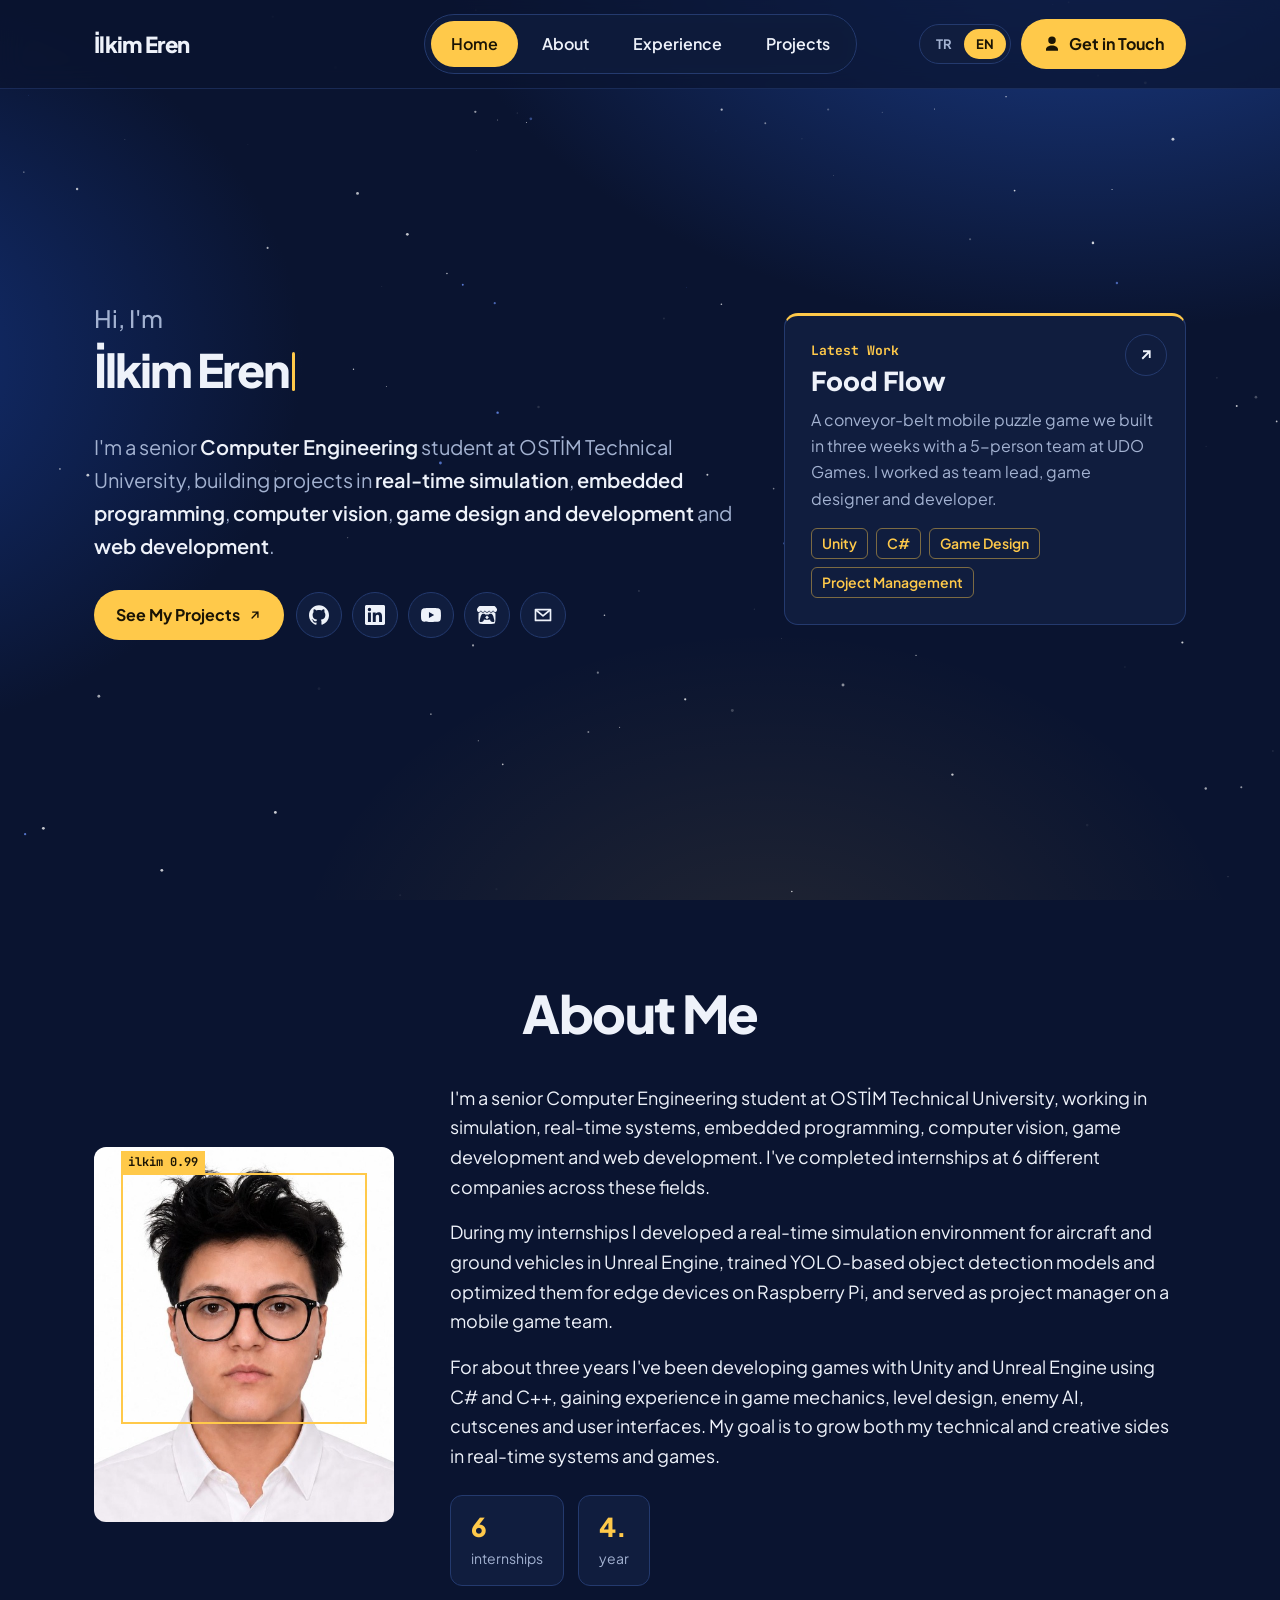
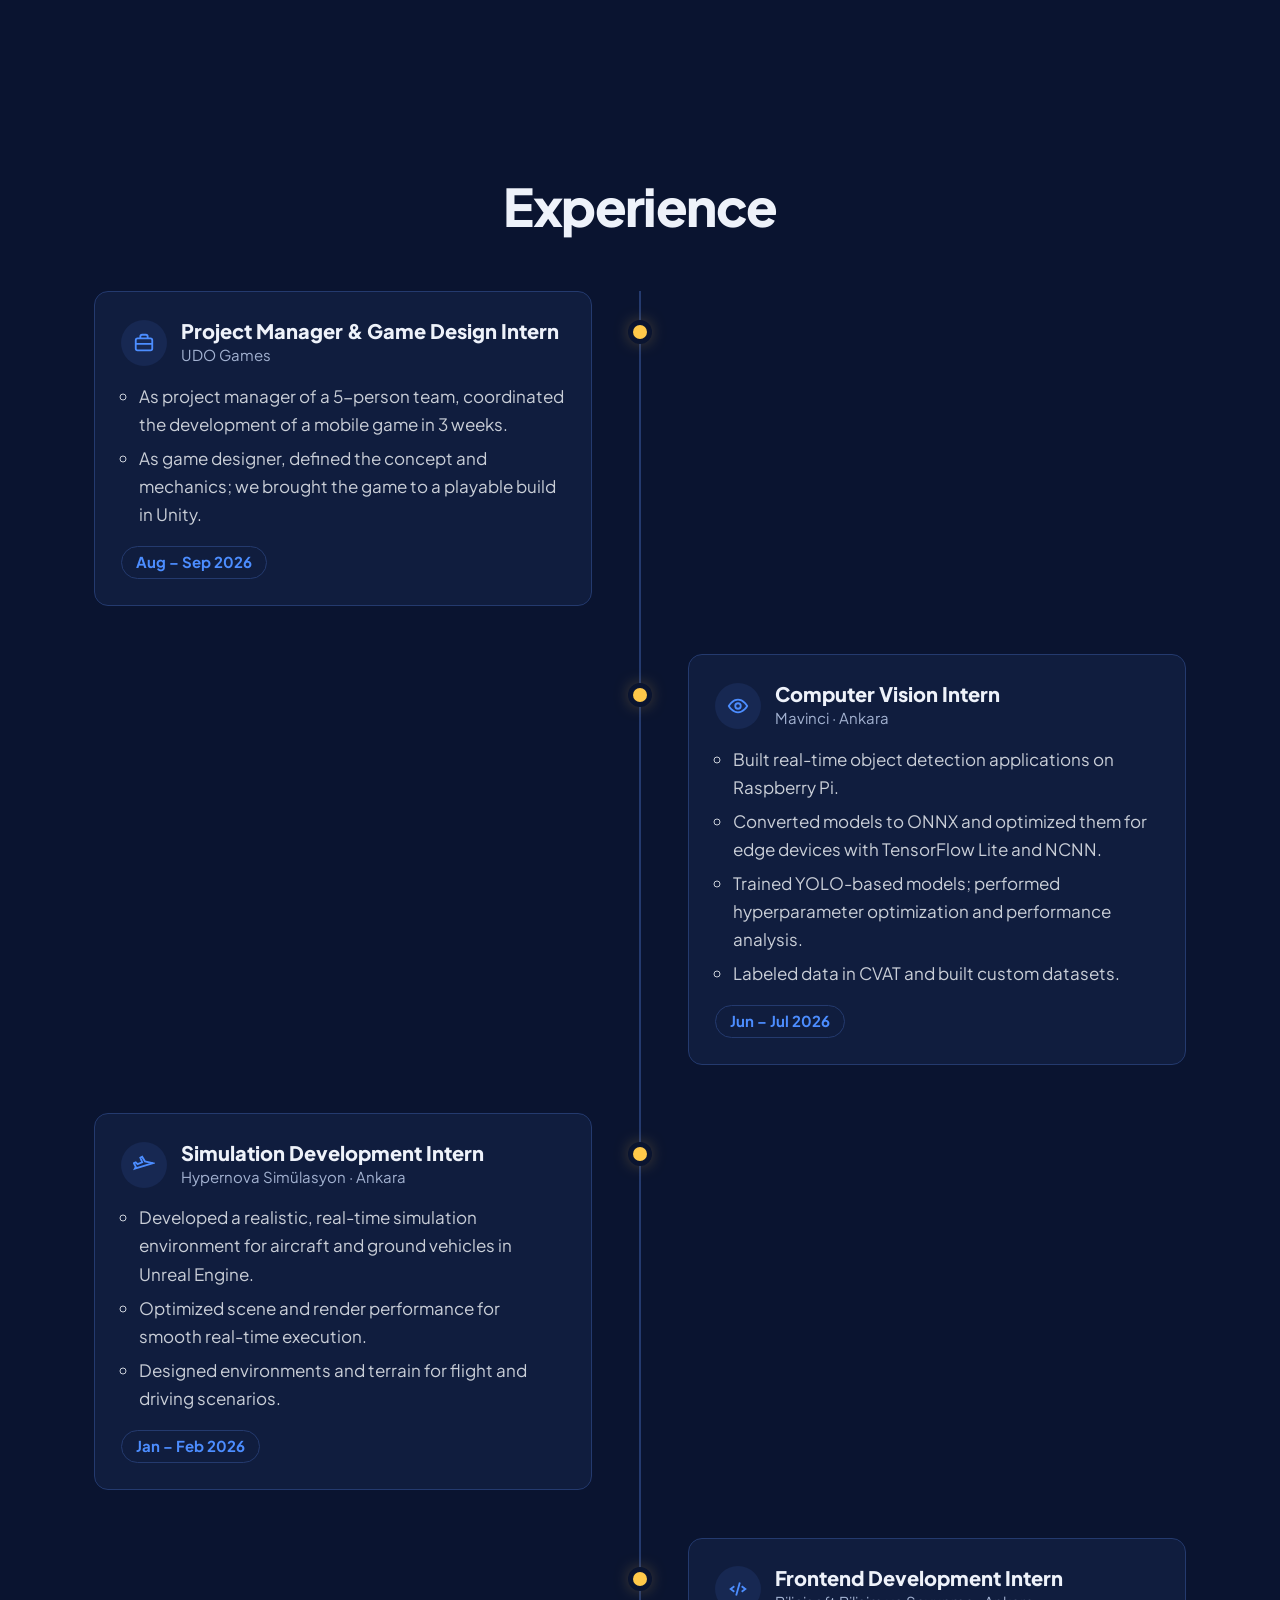
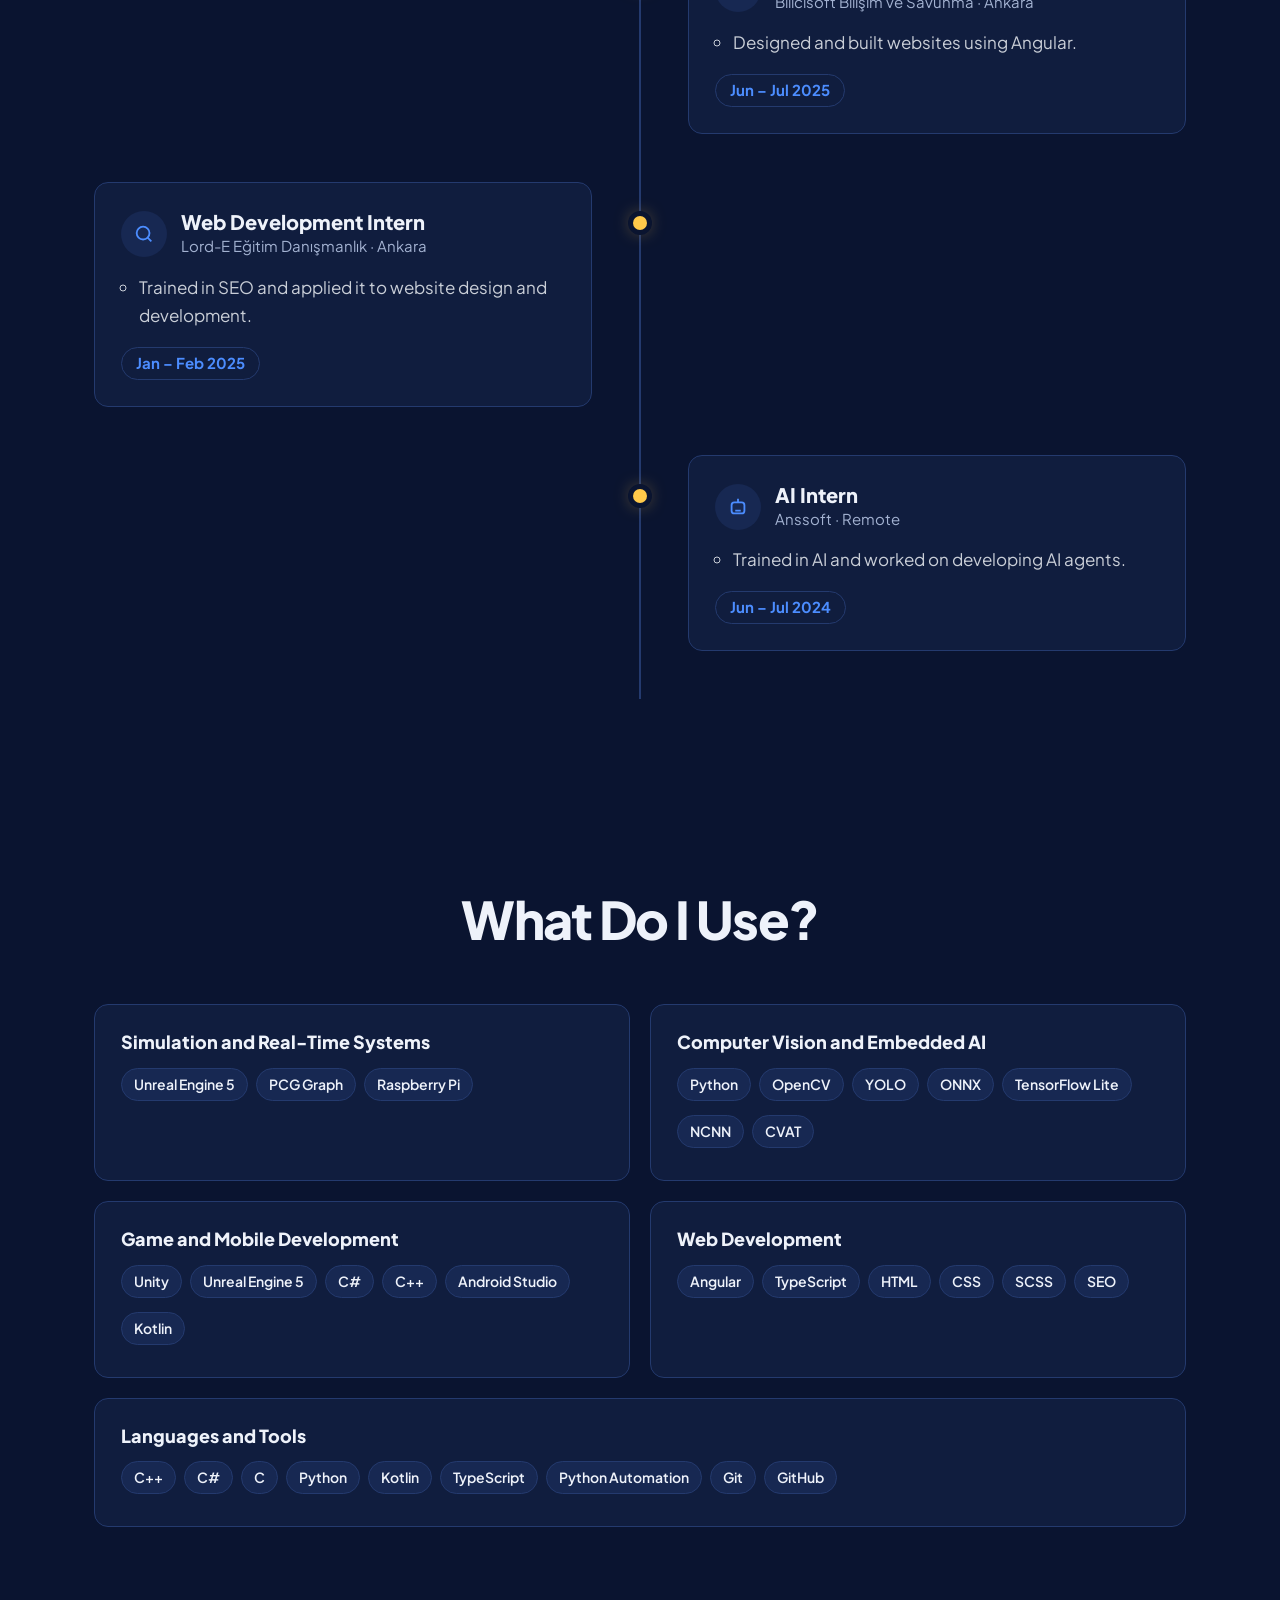
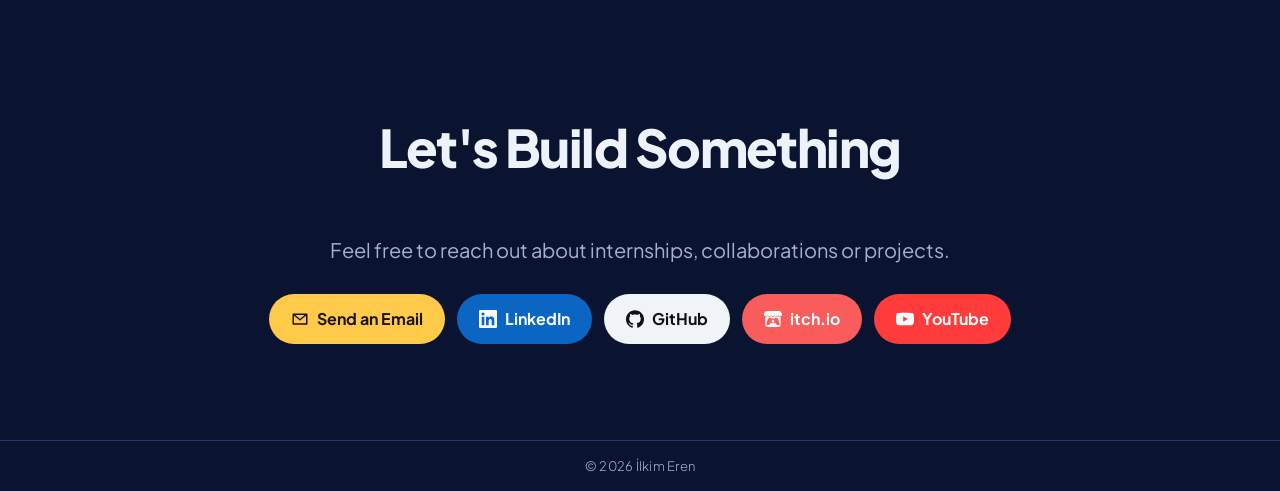
<file: index.html>
<!doctype html>
<html lang="tr" data-lang="tr">
<head>
<meta charset="utf-8">
<meta name="referrer" content="strict-origin-when-cross-origin">
<meta name="viewport" content="width=device-width, initial-scale=1">
<title>İlkim Eren</title>
<meta name="description" content="İlkim Eren — Bilgisayar Mühendisliği öğrencisi. Simülasyon, gerçek zamanlı sistemler ve görüntü işleme.">
<link rel="preconnect" href="https://fonts.googleapis.com">
<link rel="preconnect" href="https://fonts.gstatic.com" crossorigin>
<link href="https://fonts.googleapis.com/css2?family=Plus+Jakarta+Sans:wght@300;400;500;600;700;800&family=JetBrains+Mono:wght@700&display=swap" rel="stylesheet">
<link rel="stylesheet" href="style.css">
</head>
<body>
<svg width="0" height="0" style="position:absolute" aria-hidden="true">
  <symbol id="i-gh" viewBox="0 0 24 24"><path fill="currentColor" d="M12 .297c-6.63 0-12 5.373-12 12 0 5.303 3.438 9.8 8.205 11.385.6.113.82-.258.82-.577 0-.285-.01-1.04-.015-2.04-3.338.724-4.042-1.61-4.042-1.61C4.422 18.07 3.633 17.7 3.633 17.7c-1.087-.744.084-.729.084-.729 1.205.084 1.838 1.236 1.838 1.236 1.07 1.835 2.809 1.305 3.495.998.108-.776.417-1.305.76-1.605-2.665-.3-5.466-1.332-5.466-5.93 0-1.31.465-2.38 1.235-3.22-.135-.303-.54-1.523.105-3.176 0 0 1.005-.322 3.3 1.23.96-.267 1.98-.399 3-.405 1.02.006 2.04.138 3 .405 2.28-1.552 3.285-1.23 3.285-1.23.645 1.653.24 2.873.12 3.176.765.84 1.23 1.91 1.23 3.22 0 4.61-2.805 5.625-5.475 5.92.42.36.81 1.096.81 2.22 0 1.606-.015 2.896-.015 3.286 0 .315.21.69.825.57C20.565 22.092 24 17.592 24 12.297c0-6.627-5.373-12-12-12"/></symbol>
  <symbol id="i-itch" viewBox="0 0 24 24"><path fill="currentColor" d="M3.13 1.338C2.08 1.96.02 4.328 0 4.95v1.03c0 1.303 1.22 2.45 2.325 2.45 1.33 0 2.436-1.102 2.436-2.41 0 1.308 1.07 2.41 2.4 2.41 1.328 0 2.362-1.102 2.362-2.41 0 1.308 1.137 2.41 2.466 2.41h.024c1.33 0 2.466-1.102 2.466-2.41 0 1.308 1.034 2.41 2.363 2.41 1.33 0 2.4-1.102 2.4-2.41 0 1.308 1.106 2.41 2.435 2.41C22.78 8.43 24 7.282 24 5.98V4.95c-.02-.62-2.082-2.99-3.13-3.612-3.253-.114-5.508-.134-8.87-.133-3.362 0-7.945.053-8.87.133zm6.376 6.477a2.74 2.74 0 0 1-.468.602c-.5.49-1.19.795-1.947.795a2.786 2.786 0 0 1-1.95-.795c-.182-.178-.32-.37-.446-.59-.127.222-.303.412-.486.59a2.788 2.788 0 0 1-1.95.795c-.092 0-.187-.025-.264-.052-.107 1.113-.152 2.176-.168 2.95v.005l-.006 1.167c.02 2.334-.23 7.564 1.03 8.85 1.952.454 5.545.662 9.15.663 3.605 0 7.198-.21 9.15-.664 1.26-1.284 1.01-6.514 1.03-8.848l-.006-1.167v-.004c-.016-.775-.06-1.838-.168-2.95-.077.026-.172.052-.263.052a2.788 2.788 0 0 1-1.95-.795c-.184-.178-.36-.368-.486-.59-.127.22-.265.412-.447.59a2.786 2.786 0 0 1-1.95.794c-.76 0-1.446-.303-1.948-.793a2.74 2.74 0 0 1-.468-.602 2.738 2.738 0 0 1-.463.602 2.787 2.787 0 0 1-1.95.794h-.16a2.787 2.787 0 0 1-1.95-.793 2.738 2.738 0 0 1-.464-.602zm-2.004 2.59v.002c.795.002 1.5 0 2.373.953.687-.072 1.406-.108 2.125-.107.72 0 1.438.035 2.125.107.873-.953 1.578-.95 2.372-.953.376 0 1.876 0 2.92 2.934l1.123 4.028c.832 2.995-.266 3.068-1.636 3.07-2.03-.075-3.156-1.55-3.156-3.025-1.124.184-2.436.276-3.748.277-1.312 0-2.624-.093-3.748-.277 0 1.475-1.125 2.95-3.156 3.026-1.37-.004-2.468-.077-1.636-3.072l1.122-4.027c1.045-2.934 2.545-2.934 2.92-2.934zM12 12.714c-.002.002-2.14 1.964-2.523 2.662l1.4-.056v1.22c0 .056.56.033 1.123.007.562.026 1.124.05 1.124-.008v-1.22l1.4.055C14.138 14.677 12 12.713 12 12.713z"/></symbol>
  <symbol id="i-yt" viewBox="0 0 24 24"><path fill="currentColor" d="M23.498 6.186a3.016 3.016 0 0 0-2.122-2.136C19.505 3.545 12 3.545 12 3.545s-7.505 0-9.377.505A3.017 3.017 0 0 0 .502 6.186C0 8.07 0 12 0 12s0 3.93.502 5.814a3.016 3.016 0 0 0 2.122 2.136c1.871.505 9.376.505 9.376.505s7.505 0 9.377-.505a3.015 3.015 0 0 0 2.122-2.136C24 15.93 24 12 24 12s0-3.93-.502-5.814zM9.545 15.568V8.432L15.818 12l-6.273 3.568z"/></symbol>
  <symbol id="i-in" viewBox="0 0 24 24"><path fill="currentColor" d="M20.45 20.45h-3.55v-5.57c0-1.33-.03-3.04-1.85-3.04-1.86 0-2.14 1.45-2.14 2.94v5.67H9.36V9h3.41v1.56h.05c.48-.9 1.64-1.85 3.37-1.85 3.6 0 4.27 2.37 4.27 5.46v6.28ZM5.34 7.43a2.06 2.06 0 1 1 0-4.12 2.06 2.06 0 0 1 0 4.12ZM7.12 20.45H3.56V9h3.56v11.45ZM22.22 0H1.77C.79 0 0 .77 0 1.73v20.54C0 23.23.79 24 1.77 24h20.45c.98 0 1.78-.77 1.78-1.73V1.73C24 .77 23.2 0 22.22 0Z"/></symbol>
  <symbol id="i-mail" viewBox="0 0 24 24"><path fill="none" stroke="currentColor" stroke-width="2" stroke-linejoin="round" d="M3 5.5h18v13H3z"/><path fill="none" stroke="currentColor" stroke-width="2" stroke-linejoin="round" d="m3.5 6 8.5 7 8.5-7"/></symbol>
  <symbol id="i-pin" viewBox="0 0 24 24"><path fill="currentColor" d="M12 2a7 7 0 0 0-7 7c0 5.2 7 13 7 13s7-7.8 7-13a7 7 0 0 0-7-7Zm0 9.5A2.5 2.5 0 1 1 12 6.5a2.5 2.5 0 0 1 0 5Z"/></symbol>
  <symbol id="i-ext" viewBox="0 0 24 24"><path fill="none" stroke="currentColor" stroke-width="2.4" stroke-linecap="round" d="M7 17 17 7M8 7h9v9"/></symbol>
  <symbol id="i-play" viewBox="0 0 24 24"><path fill="currentColor" d="M8 5.5v13a1 1 0 0 0 1.5.9l10.2-6.5a1 1 0 0 0 0-1.8L9.5 4.6A1 1 0 0 0 8 5.5Z"/></symbol>
  <symbol id="i-team" viewBox="0 0 24 24"><path fill="currentColor" d="M9 11a4 4 0 1 0 0-8 4 4 0 0 0 0 8Zm7.5 0a3.5 3.5 0 1 0 0-7 3.5 3.5 0 0 0 0 7ZM9 13c-3.9 0-7 1.9-7 4.5V20h14v-2.5C16 14.9 12.9 13 9 13Zm7.5 0c-.6 0-1.2.1-1.7.2 1.4 1 2.2 2.4 2.2 4.3V20H22v-2.5c0-2.6-2.5-4.5-5.5-4.5Z"/></symbol>
  <symbol id="i-clock" viewBox="0 0 24 24"><circle cx="12" cy="12" r="9" fill="none" stroke="currentColor" stroke-width="2"/><path d="M12 7v5l3 2" fill="none" stroke="currentColor" stroke-width="2" stroke-linecap="round"/></symbol>
  <symbol id="i-role" viewBox="0 0 24 24"><path fill="currentColor" d="M20 7h-4V5a2 2 0 0 0-2-2h-4a2 2 0 0 0-2 2v2H4a2 2 0 0 0-2 2v10a2 2 0 0 0 2 2h16a2 2 0 0 0 2-2V9a2 2 0 0 0-2-2Zm-10-2h4v2h-4V5Z"/></symbol>
  <symbol id="i-user" viewBox="0 0 24 24"><path fill="currentColor" d="M12 12a5 5 0 1 0 0-10 5 5 0 0 0 0 10Zm0 2c-4.4 0-8 2.2-8 5v2h16v-2c0-2.8-3.6-5-8-5Z"/></symbol>
</svg>
<canvas id="stars" aria-hidden="true"></canvas>
<div class="glow" aria-hidden="true"></div>
<div class="glow-dot" aria-hidden="true"></div>

<header class="topbar"><div class="wrap top">
    <a class="logo" href="#top">İlkim Eren</a>
    <nav class="pill" id="nav">
      <a class="active" href="#top" data-spy="top"><span class="tr">Ana Sayfa</span><span class="en">Home</span></a>
      <a href="#hakkimda" data-spy="hakkimda"><span class="tr">Hakkımda</span><span class="en">About</span></a>
      <a href="#deneyim" data-spy="deneyim"><span class="tr">Deneyim</span><span class="en">Experience</span></a>
      <a href="projeler.html"><span class="tr">Projeler</span><span class="en">Projects</span></a>
    </nav>
    <div class="right">
      <div class="langsw" role="group" aria-label="Dil / Language"><button type="button" data-l="tr" aria-label="Türkçe">TR</button><button type="button" data-l="en" aria-label="English">EN</button></div>
      <a class="btn yellow hide-sm" href="#iletisim"><svg><use href="#i-user"/></svg><span class="tr">İletişime Geç</span><span class="en">Get in Touch</span></a>
    </div>
  </div></header>

<div class="wrap" id="top">
  <main>
    <div class="hero">
      <div>
        <p class="hello"><span class="tr">Merhaba, ben</span><span class="en">Hi, I'm</span></p>
        <div class="name">
          <h1 aria-label="İlkim Eren"><span id="typed" aria-hidden="true">İlkim Eren</span><span class="caret" aria-hidden="true"></span></h1>
        </div>
        <p class="intro">
          <span class="tr">OSTİM Teknik Üniversitesi'nde <b>Bilgisayar Mühendisliği</b> 4. sınıf öğrencisiyim. <b>Gerçek zamanlı simülasyon</b>, <b>gömülü programlama</b>, <b>görüntü işleme</b>, <b>oyun tasarımı ve geliştirme</b> ile <b>web geliştirme</b> alanlarında projeler üretiyorum.</span>
          <span class="en">I'm a senior <b>Computer Engineering</b> student at OSTİM Technical University, building projects in <b>real-time simulation</b>, <b>embedded programming</b>, <b>computer vision</b>, <b>game design and development</b> and <b>web development</b>.</span>
        </p>
        <div class="cta">
          <a class="btn yellow" href="projeler.html"><span class="tr">Projelerimi Gör</span><span class="en">See My Projects</span><svg class="arr"><use href="#i-ext"/></svg></a>
          <div class="socials">
            <a class="soc gh" href="https://github.com/ilqim" target="_blank" rel="noopener" aria-label="GitHub" title="GitHub"><svg><use href="#i-gh"/></svg></a>
            <a class="soc in" href="https://linkedin.com/in/ilkimeren" target="_blank" rel="noopener" aria-label="LinkedIn" title="LinkedIn"><svg><use href="#i-in"/></svg></a>
            <a class="soc yt" href="https://www.youtube.com/channel/UCOuYXVAw8-BUS2QmhrrNlSA" target="_blank" rel="noopener" aria-label="YouTube" title="YouTube"><svg><use href="#i-yt"/></svg></a>
            <a class="soc itch" href="https://ilqim.itch.io" target="_blank" rel="noopener" aria-label="itch.io" title="itch.io"><svg><use href="#i-itch"/></svg></a>
            <a class="soc mail" href="mailto:ilkimeren25@gmail.com" aria-label="E-posta" title="E-posta"><svg><use href="#i-mail"/></svg></a>
          </div>
        </div>
      </div>

      <aside class="now">
        <a class="go" href="projeler.html#oyunlar" aria-label="Food Flow">
          <svg width="18" height="18" viewBox="0 0 24 24" fill="none" stroke="currentColor" stroke-width="2.4" aria-hidden="true"><path d="M7 17 17 7M8 7h9v9"/></svg>
        </a>
        <p class="label"><span class="tr">Son Çalışmam</span><span class="en">Latest Work</span></p>
        <h3>Food Flow</h3>
        <p><span class="tr">UDO Games'te 5 kişilik ekiple üç haftada geliştirdiğimiz konveyör bant temalı mobil puzzle oyunu. Ekip lideri, oyun tasarımcısı ve geliştirici olarak çalıştım.</span><span class="en">A conveyor-belt mobile puzzle game we built in three weeks with a 5-person team at UDO Games. I worked as team lead, game designer and developer.</span></p>
        <ul class="chips"><li>Unity</li><li>C#</li><li><span class="tr">Oyun Tasarımı</span><span class="en">Game Design</span></li><li><span class="tr">Proje Yönetimi</span><span class="en">Project Management</span></li></ul>
      </aside>
    </div>

    <section id="hakkimda">
      <div class="head"><h2><span class="tr">Hakkımda</span><span class="en">About Me</span></h2></div>
      <div class="about">
        <figure class="detect reveal from-left">
          <img src="foto.jpg" alt="İlkim Eren'in portresi">
          <div class="bbox" aria-hidden="true"><span>ilkim 0.99</span></div>
        </figure>
        <div>
          <p class="tr reveal from-right">OSTİM Teknik Üniversitesi Bilgisayar Mühendisliği 4. sınıf öğrencisiyim. Simülasyon, gerçek zamanlı sistemler, gömülü programlama, görüntü işleme, oyun geliştirme ve web geliştirme alanlarında çalışıyorum. Bu alanlarda 6 farklı firmada staj yaptım.</p>
          <p class="tr reveal from-right">Stajlarımda Unreal Engine ile uçak ve kara araçları için gerçek zamanlı bir simülasyon ortamı geliştirdim, Raspberry Pi üzerinde YOLO tabanlı nesne tespiti modellerini eğitip uç cihazlar için optimize ettim ve bir mobil oyun ekibinde proje yöneticiliği üstlendim.</p>
          <p class="tr reveal from-right">Yaklaşık üç yıldır Unity ve Unreal Engine ile, C# ve C++ kullanarak oyun geliştiriyorum. Oyun mekaniği, seviye tasarımı, düşman yapay zekâsı, ara sahneler ve kullanıcı arayüzü konularında deneyim kazandım. Hedefim, teknik ve yaratıcı yönümü bir arada geliştirerek gerçek zamanlı sistemler ve oyunlar alanında kendimi ileri taşımak.</p>
          <p class="en reveal from-right">I'm a senior Computer Engineering student at OSTİM Technical University, working in simulation, real-time systems, embedded programming, computer vision, game development and web development. I've completed internships at 6 different companies across these fields.</p>
          <p class="en reveal from-right">During my internships I developed a real-time simulation environment for aircraft and ground vehicles in Unreal Engine, trained YOLO-based object detection models and optimized them for edge devices on Raspberry Pi, and served as project manager on a mobile game team.</p>
          <p class="en reveal from-right">For about three years I've been developing games with Unity and Unreal Engine using C# and C++, gaining experience in game mechanics, level design, enemy AI, cutscenes and user interfaces. My goal is to grow both my technical and creative sides in real-time systems and games.</p>
          <div class="stats reveal">
            <div class="stat"><b>6</b><small><span class="tr">staj</span><span class="en">internships</span></small></div>
            <div class="stat"><b>4.</b><small><span class="tr">sınıf</span><span class="en">year</span></small></div>
          </div>
        </div>
      </div>
    </section>

    <section id="deneyim">
      <div class="head"><h2><span class="tr">Deneyim</span><span class="en">Experience</span></h2></div>
      <ol class="timeline">
        <li class="reveal"><div class="card">
          <div class="row"><div class="icon"><svg viewBox="0 0 24 24" fill="none" stroke="currentColor" stroke-width="2"><rect x="3" y="7" width="18" height="13" rx="2"/><path d="M8 7V5a2 2 0 0 1 2-2h4a2 2 0 0 1 2 2v2M3 13h18"/></svg></div>
            <div><h3><span class="tr">Proje Yöneticisi ve Oyun Tasarımcısı Stajyer</span><span class="en">Project Manager &amp; Game Design Intern</span></h3><div class="co">UDO Games</div></div></div>
          <ul class="tr"><li>5 kişilik ekibin proje yöneticisi olarak 3 haftada bir mobil oyunun geliştirilmesini koordine ettim.</li><li>Oyun tasarımcısı olarak konsepti ve mekanikleri belirledim; oyunu Unity ile oynanabilir sürüme taşıdık.</li></ul>
          <ul class="en"><li>As project manager of a 5-person team, coordinated the development of a mobile game in 3 weeks.</li><li>As game designer, defined the concept and mechanics; we brought the game to a playable build in Unity.</li></ul>
          <span class="year"><span class="tr">Ağu – Eyl 2026</span><span class="en">Aug – Sep 2026</span></span>
        </div></li>

        <li class="reveal"><div class="card">
          <div class="row"><div class="icon"><svg viewBox="0 0 24 24" fill="none" stroke="currentColor" stroke-width="2"><path d="M2 12s3.6-7 10-7 10 7 10 7-3.6 7-10 7S2 12 2 12Z"/><circle cx="12" cy="12" r="3"/></svg></div>
            <div><h3><span class="tr">Bilgisayarlı Görü Stajyeri</span><span class="en">Computer Vision Intern</span></h3><div class="co">Mavinci · Ankara</div></div></div>
          <ul class="tr"><li>Raspberry Pi üzerinde gerçek zamanlı nesne tespiti uygulamaları geliştirdim.</li><li>Modelleri ONNX'e dönüştürüp TensorFlow Lite ve NCNN ile uç cihazlarda optimize ettim.</li><li>YOLO tabanlı modeller eğittim; hiperparametre optimizasyonu ve performans analizi yaptım.</li><li>CVAT ile veri etiketleyip özel veri setleri oluşturdum.</li></ul>
          <ul class="en"><li>Built real-time object detection applications on Raspberry Pi.</li><li>Converted models to ONNX and optimized them for edge devices with TensorFlow Lite and NCNN.</li><li>Trained YOLO-based models; performed hyperparameter optimization and performance analysis.</li><li>Labeled data in CVAT and built custom datasets.</li></ul>
          <span class="year"><span class="tr">Haz – Tem 2026</span><span class="en">Jun – Jul 2026</span></span>
        </div></li>

        <li class="reveal"><div class="card">
          <div class="row"><div class="icon"><svg viewBox="0 0 24 24" fill="none" stroke="currentColor" stroke-width="2"><path d="M2 16l20-6-9-2-3-5-2 1 2 5-5 2-2-2-2 1 2 4Z"/></svg></div>
            <div><h3><span class="tr">Simülasyon Geliştirme Stajyeri</span><span class="en">Simulation Development Intern</span></h3><div class="co">Hypernova Simülasyon · Ankara</div></div></div>
          <ul class="tr"><li>Unreal Engine ile uçak ve kara araçları için gerçekçi, gerçek zamanlı simülasyon ortamı geliştirdim.</li><li>Sahne ve render performansını akıcı çalışacak şekilde optimize ettim.</li><li>Uçuş ve sürüş senaryolarına uygun ortam ve arazi tasarımları yaptım.</li></ul>
          <ul class="en"><li>Developed a realistic, real-time simulation environment for aircraft and ground vehicles in Unreal Engine.</li><li>Optimized scene and render performance for smooth real-time execution.</li><li>Designed environments and terrain for flight and driving scenarios.</li></ul>
          <span class="year"><span class="tr">Oca – Şub 2026</span><span class="en">Jan – Feb 2026</span></span>
        </div></li>

        <li class="reveal"><div class="card">
          <div class="row"><div class="icon"><svg viewBox="0 0 24 24" fill="none" stroke="currentColor" stroke-width="2"><path d="m8 9-4 3 4 3M16 9l4 3-4 3M14 5l-4 14"/></svg></div>
            <div><h3><span class="tr">Frontend Geliştirme Stajyeri</span><span class="en">Frontend Development Intern</span></h3><div class="co">Bilicisoft Bilişim ve Savunma · Ankara</div></div></div>
          <ul class="tr"><li>Angular kullanarak web siteleri tasarladım ve geliştirdim.</li></ul>
          <ul class="en"><li>Designed and built websites using Angular.</li></ul>
          <span class="year"><span class="tr">Haz – Tem 2025</span><span class="en">Jun – Jul 2025</span></span>
        </div></li>

        <li class="reveal"><div class="card">
          <div class="row"><div class="icon"><svg viewBox="0 0 24 24" fill="none" stroke="currentColor" stroke-width="2"><circle cx="11" cy="11" r="7"/><path d="m20 20-4-4"/></svg></div>
            <div><h3><span class="tr">Web Geliştirme Stajyeri</span><span class="en">Web Development Intern</span></h3><div class="co">Lord-E Eğitim Danışmanlık · Ankara</div></div></div>
          <ul class="tr"><li>SEO eğitimi aldım ve bunu web sitesi tasarımı ve geliştirmede uyguladım.</li></ul>
          <ul class="en"><li>Trained in SEO and applied it to website design and development.</li></ul>
          <span class="year"><span class="tr">Oca – Şub 2025</span><span class="en">Jan – Feb 2025</span></span>
        </div></li>

        <li class="reveal"><div class="card">
          <div class="row"><div class="icon"><svg viewBox="0 0 24 24" fill="none" stroke="currentColor" stroke-width="2"><rect x="5" y="7" width="14" height="12" rx="3"/><path d="M12 3v4M9 12h.01M15 12h.01M9 16h6"/></svg></div>
            <div><h3><span class="tr">Yapay Zekâ Stajyeri</span><span class="en">AI Intern</span></h3><div class="co">Anssoft · <span class="tr">Uzaktan</span><span class="en">Remote</span></div></div></div>
          <ul class="tr"><li>Yapay zekâ eğitimi aldım ve yapay zekâ ajanları geliştirme üzerine çalıştım.</li></ul>
          <ul class="en"><li>Trained in AI and worked on developing AI agents.</li></ul>
          <span class="year"><span class="tr">Haz – Tem 2024</span><span class="en">Jun – Jul 2024</span></span>
        </div></li>
      </ol>
    </section>

    <section id="yetenekler">
      <div class="head"><h2><span class="tr">Neler Kullanıyorum?</span><span class="en">What Do I Use?</span></h2></div>
      <div class="skills">
        <div class="card reveal"><h3><span class="tr">Simülasyon ve Gerçek Zamanlı Sistemler</span><span class="en">Simulation and Real-Time Systems</span></h3><ul class="tags"><li>Unreal Engine 5</li><li>PCG Graph</li><li>Raspberry Pi</li></ul></div>
        <div class="card reveal"><h3><span class="tr">Görüntü İşleme ve Gömülü Yapay Zekâ</span><span class="en">Computer Vision and Embedded AI</span></h3><ul class="tags"><li>Python</li><li>OpenCV</li><li>YOLO</li><li>ONNX</li><li>TensorFlow Lite</li><li>NCNN</li><li>CVAT</li></ul></div>
        <div class="card reveal"><h3><span class="tr">Oyun ve Mobil Geliştirme</span><span class="en">Game and Mobile Development</span></h3><ul class="tags"><li>Unity</li><li>Unreal Engine 5</li><li>C#</li><li>C++</li><li>Android Studio</li><li>Kotlin</li></ul></div>
        <div class="card reveal"><h3><span class="tr">Web Geliştirme</span><span class="en">Web Development</span></h3><ul class="tags"><li>Angular</li><li>TypeScript</li><li>HTML</li><li>CSS</li><li>SCSS</li><li>SEO</li></ul></div>
        <div class="card reveal span2"><h3><span class="tr">Diller ve Araçlar</span><span class="en">Languages and Tools</span></h3><ul class="tags"><li>C++</li><li>C#</li><li>C</li><li>Python</li><li>Kotlin</li><li>TypeScript</li><li><span class="tr">Python ile Otomasyon</span><span class="en">Python Automation</span></li><li>Git</li><li>GitHub</li></ul></div>
      </div>
    </section>

    <section id="iletisim" class="contact">
      <div class="head"><h2><span class="tr">Birlikte Bir Şeyler Yapalım</span><span class="en">Let's Build Something</span></h2></div>
      <p><span class="tr">Staj, iş birliği veya projeler hakkında benimle iletişime geçebilirsiniz.</span><span class="en">Feel free to reach out about internships, collaborations or projects.</span></p>
      <div class="cta">
        <a class="btn yellow" href="mailto:ilkimeren25@gmail.com"><svg><use href="#i-mail"/></svg><span class="tr">E-posta Gönder</span><span class="en">Send an Email</span></a>
        <a class="btn brand in" href="https://linkedin.com/in/ilkimeren" target="_blank" rel="noopener"><svg><use href="#i-in"/></svg>LinkedIn</a>
        <a class="btn brand gh" href="https://github.com/ilqim" target="_blank" rel="noopener"><svg><use href="#i-gh"/></svg>GitHub</a>
        <a class="btn brand itch" href="https://ilqim.itch.io" target="_blank" rel="noopener"><svg><use href="#i-itch"/></svg>itch.io</a>
        <a class="btn brand yt" href="https://www.youtube.com/channel/UCOuYXVAw8-BUS2QmhrrNlSA" target="_blank" rel="noopener"><svg><use href="#i-yt"/></svg>YouTube</a>
      </div>
    </section>
  </main>
</div>
<footer><div class="wrap">© 2026 İlkim Eren</div></footer>
<script src="main.js"></script>
</body>
</html>
</file>
<file: style.css>
:root{
  --bg:#0A1430; --surface:#101D3E; --surface2:#172852; --line:#243A6E;
  --ink:#EEF2FA; --muted:#A3B2D1; --accent:#FFC94A; --accentInk:#1A1405;
  --blue:#4C8DFF;
}
*{box-sizing:border-box}
html{scroll-behavior:smooth}
body{margin:0;background:radial-gradient(1100px 700px at 85% -10%,#1C3F8F 0%,transparent 60%),radial-gradient(900px 700px at -15% 40%,#14327A 0%,transparent 55%),radial-gradient(800px 600px at 60% 110%,rgba(255,201,74,.10) 0%,transparent 60%),var(--bg);background-attachment:fixed;color:var(--ink);font:400 17px/1.65 "Plus Jakarta Sans",system-ui,sans-serif;-webkit-font-smoothing:antialiased;overflow-x:hidden}
a{color:inherit}
a:focus-visible,button:focus-visible{outline:2px solid var(--accent);outline-offset:3px;border-radius:8px}
.wrap{max-width:1140px;margin:0 auto;padding:0 24px;position:relative;z-index:2}
html[data-lang="tr"] .en, html[data-lang="en"] .tr{display:none}

/* yıldızlar ve mouse ışığı */
#stars{position:fixed;inset:0;z-index:0;pointer-events:none}
.glow{position:fixed;left:0;top:0;width:520px;height:520px;margin:-260px 0 0 -260px;border-radius:50%;
  background:radial-gradient(circle,rgba(255,201,74,.16) 0%,rgba(76,141,255,.08) 35%,transparent 70%);
  pointer-events:none;z-index:1;will-change:transform;opacity:0;transition:opacity .4s}
.glow-dot{position:fixed;left:0;top:0;width:12px;height:12px;margin:-6px 0 0 -6px;border-radius:50%;
  background:var(--accent);box-shadow:0 0 14px 4px rgba(255,201,74,.65);pointer-events:none;z-index:50;opacity:0;transition:opacity .3s}
body.has-mouse .glow,body.has-mouse .glow-dot{opacity:1}
@media (pointer:fine){html,body,a,button,*{cursor:none!important}}
@media (pointer:coarse){.glow,.glow-dot{display:none}}

/* üst menü */
.topbar{position:sticky;top:0;z-index:40;background:rgba(10,20,48,.72);backdrop-filter:blur(14px);-webkit-backdrop-filter:blur(14px);border-bottom:1px solid rgba(36,58,110,.6)}
.top{display:grid;grid-template-columns:1fr auto 1fr;align-items:center;padding:14px 24px;gap:16px}
section{scroll-margin-top:90px}
.logo{font:800 22px "Plus Jakarta Sans",system-ui,sans-serif;color:var(--ink);text-decoration:none;letter-spacing:-.03em;white-space:nowrap}
.logo:hover{color:var(--accent)}
.pill{display:flex;gap:4px;padding:6px;border:1px solid var(--line);border-radius:999px;background:rgba(16,29,62,.8);backdrop-filter:blur(10px)}
.pill a{padding:10px 20px;border-radius:999px;text-decoration:none;font-weight:600;font-size:16px;color:var(--ink)}
.pill a:hover{background:var(--surface2)}
.pill a.active{background:var(--accent);color:var(--accentInk)}
.right{display:flex;justify-content:flex-end;align-items:center;gap:10px}
.lang{background:var(--surface);border:1px solid var(--line);color:var(--ink);border-radius:999px;padding:10px 14px;font:600 14px "Plus Jakarta Sans",system-ui,sans-serif;cursor:pointer}
.btn{position:relative;overflow:hidden;display:inline-flex;align-items:center;gap:8px;padding:12px 22px;border-radius:999px;font-weight:700;font-size:16px;text-decoration:none;border:0;cursor:pointer;
  transition:transform .25s cubic-bezier(.3,1.6,.5,1),box-shadow .25s,background-color .25s,border-color .25s,color .25s}
.btn::after{content:"";position:absolute;top:0;left:-60%;width:40%;height:100%;background:linear-gradient(100deg,transparent,rgba(255,255,255,.35),transparent);transform:skewX(-20deg);transition:left .55s ease;pointer-events:none}
.btn:hover{transform:translateY(-3px)}
.btn:hover::after{left:120%}
.btn:active{transform:translateY(0) scale(.97)}
.btn .arr{width:14px;height:14px;transition:transform .25s}
.btn:hover .arr{transform:translate(3px,-3px)}
.btn.yellow{background:var(--accent);color:var(--accentInk)}
.btn.yellow:hover{box-shadow:0 10px 28px -6px rgba(255,201,74,.6)}
.btn.outline{border:1px solid var(--line);color:var(--ink);background:var(--surface)}
.btn.outline:hover{border-color:var(--accent);color:var(--accent);box-shadow:0 10px 24px -10px rgba(255,201,74,.45)}
.btn.sm{padding:9px 16px;font-size:14px}
.btn.sm svg{width:16px;height:16px}
.btn.yt{background:#FF3B3B;color:#fff}
.btn.yt:hover{box-shadow:0 10px 24px -8px rgba(255,59,59,.65)}
.btn.play{background:var(--accent);color:var(--accentInk)}
.btn.play:hover{box-shadow:0 10px 24px -8px rgba(255,201,74,.6)}
.btn.icon-only{padding:9px 11px}
.btn svg{width:18px;height:18px}

/* hero */
.hero{display:grid;grid-template-columns:1.6fr 1fr;gap:48px;align-items:center;min-height:calc(100vh - 100px);padding:40px 0 80px}
.hello{font-size:24px;font-weight:500;color:var(--muted);margin:0 0 4px}
.name .caret{display:inline-block;width:.07em;height:.85em;background:var(--accent);vertical-align:-.05em;margin-left:.06em;border-radius:2px;animation:blink 1s steps(1) infinite}
@keyframes blink{50%{opacity:0}}
.name{position:relative;margin:0 0 32px}
.name h1{white-space:nowrap;font:800 clamp(21px,5.4vw,46px)/1.2 "Plus Jakarta Sans",sans-serif;letter-spacing:-.045em;margin:0}
.name h1 i{color:var(--accent);font-style:normal}
.intro{font-size:20px;color:var(--muted);max-width:32em;margin:0 0 28px}
.intro b{color:var(--ink);font-weight:600}
.cta{display:flex;flex-wrap:wrap;gap:12px}

.now{background:var(--surface);border:1px solid var(--line);border-top:3px solid var(--accent);border-radius:14px;padding:26px;position:relative}
.now .label{font:700 13px "JetBrains Mono",monospace;color:var(--accent);margin:0 0 6px}
.now h3{font:800 26px/1.2 "Plus Jakarta Sans",system-ui,sans-serif;margin:0 0 10px}
.now p{color:var(--muted);margin:0 0 16px;font-size:16px}
.now .go{position:absolute;top:18px;right:18px;width:42px;height:42px;border-radius:50%;border:1px solid var(--line);display:grid;place-items:center;text-decoration:none;transition:transform .3s,background-color .3s,color .3s}
.now .go:hover{transform:rotate(45deg);background:var(--accent);color:var(--accentInk)}
.now{transition:transform .3s,box-shadow .3s}
.now:hover{transform:translateY(-6px);box-shadow:0 24px 50px -24px rgba(255,201,74,.4)}
.chips{display:flex;flex-wrap:wrap;gap:8px;list-style:none;padding:0;margin:0}
.chips li{font-size:14px;font-weight:600;border:1px solid rgba(255,201,74,.45);color:var(--accent);border-radius:6px;padding:3px 10px}

/* bölümler */
section{padding:96px 0}
.head{text-align:center;margin-bottom:56px}
.head h2{font:800 clamp(34px,5vw,52px)/1.1 "Plus Jakarta Sans",system-ui,sans-serif;letter-spacing:-.03em;margin:0 0 10px}
.head p{color:var(--muted);margin:0}

.about{display:grid;grid-template-columns:300px 1fr;gap:56px;align-items:center}
.detect{position:relative;margin:0}
.detect img{display:block;width:100%;aspect-ratio:4/5;object-fit:cover;border-radius:12px}
.bbox{position:absolute;inset:7% 9% 26% 9%;border:2px solid var(--accent)}
.bbox span{position:absolute;top:-2px;left:-2px;transform:translateY(-100%);background:var(--accent);color:var(--accentInk);font:700 12px/1 "JetBrains Mono",monospace;padding:5px 7px}
.about p{font-size:18px;margin:0 0 16px;max-width:40em}
.stats{display:flex;flex-wrap:wrap;gap:14px;margin-top:24px}
.stat{background:var(--surface);border:1px solid var(--line);border-radius:12px;padding:14px 20px}
.stat b{display:block;font:800 26px "Plus Jakarta Sans",system-ui,sans-serif;color:var(--accent)}
.stat small{color:var(--muted);font-size:14px}

/* zaman çizelgesi */
.timeline{position:relative;list-style:none;padding:0;margin:0}
.timeline::before{content:"";position:absolute;left:50%;top:0;bottom:0;width:2px;background:var(--line);transform:translateX(-50%)}
.timeline > li{position:relative;width:50%;padding:0 48px 48px 0}
.timeline > li:nth-child(even){margin-left:50%;padding:0 0 48px 48px}
.timeline > li::after{content:"";position:absolute;top:34px;right:-7px;width:14px;height:14px;border-radius:50%;background:var(--accent);box-shadow:0 0 0 5px var(--bg),0 0 18px rgba(255,201,74,.7)}
.timeline > li:nth-child(even)::after{right:auto;left:-7px}
.card{background:var(--surface);border:1px solid var(--line);border-radius:14px;padding:26px;transition:border-color .2s}
.card:hover{border-color:rgba(255,201,74,.5)}
.card .row{display:flex;gap:14px;align-items:center;margin-bottom:14px}
.icon{flex:none;width:46px;height:46px;border-radius:50%;background:var(--surface2);display:grid;place-items:center;color:var(--blue)}
.icon svg{width:22px;height:22px}
.card h3{font:800 20px/1.25 "Plus Jakarta Sans",system-ui,sans-serif;margin:0}
.card .co{color:var(--muted);font-size:15px}
.card ul{margin:0 0 18px;padding-left:18px;color:#C9CED7}
.card ul li{margin-bottom:6px}
.year{display:inline-block;border:1px solid var(--line);color:var(--blue);font-weight:700;font-size:15px;border-radius:999px;padding:3px 14px}
.reveal{opacity:0;transform:translateY(24px);transition:opacity .6s ease,transform .6s ease}
.reveal.in{opacity:1;transform:none}

/* yetenekler */
.skills{display:grid;grid-template-columns:repeat(2,1fr);gap:20px}
.skills .card h3{margin-bottom:14px;font-size:18px}
.tags{display:flex;flex-wrap:wrap;gap:8px;list-style:none;padding:0;margin:0}
.tags li{font-size:14px;font-weight:600;background:var(--surface2);border:1px solid var(--line);border-radius:999px;padding:4px 12px}

/* projeler */
.projects{display:grid;grid-template-columns:repeat(2,1fr);gap:22px}
.project,.game{background:var(--surface);border:1px solid var(--line);border-radius:16px;padding:28px;display:flex;flex-direction:column;transition:transform .3s ease,border-color .3s,box-shadow .3s}
.project:hover,.game:hover{transform:translateY(-6px);border-color:rgba(255,201,74,.55);box-shadow:0 22px 50px -24px rgba(255,201,74,.35)}
.project.wide{grid-column:span 2}
.ptop{display:flex;justify-content:space-between;align-items:center;gap:12px;margin-bottom:10px}
.ptop .kind{margin:0}
.pin{display:inline-flex;align-items:center;gap:6px;font-size:13px;font-weight:700;color:var(--ink);background:var(--surface2);border:1px solid var(--line);border-radius:999px;padding:4px 12px 4px 9px;white-space:nowrap}
.pin svg{width:14px;height:14px;color:var(--accent)}
.role{color:var(--accent)!important;font-weight:600;font-size:15px;margin:-4px 0 12px!important;flex:none!important}
.repos{display:grid;grid-template-columns:1fr;gap:10px;margin:0 0 18px}
.repo{display:flex;align-items:center;gap:12px;padding:14px 16px;border:1px solid var(--line);border-radius:12px;background:var(--surface2);text-decoration:none;transition:transform .25s,border-color .25s}
.repo:hover{transform:translateY(-3px);border-color:var(--accent)}
.repo svg{width:22px;height:22px;flex:none}
.repo .arr{width:14px;height:14px;margin-left:auto;color:var(--accent);transition:transform .25s}
.repo:hover .arr{transform:translate(3px,-3px)}
.repo b{display:block;font-size:15px}
.repo small{color:var(--muted);font:700 12px "JetBrains Mono",monospace}
.games{display:grid;grid-template-columns:repeat(3,1fr);gap:20px}
.game{padding:24px}
.game h3{font:800 22px/1.2 "Plus Jakarta Sans",system-ui,sans-serif;margin:0 0 10px}
.game p{color:var(--muted);margin:0 0 16px;font-size:15px;flex:1}
.game .links{display:flex;flex-wrap:wrap;gap:8px;margin-top:auto}
.game.more{border-style:dashed;background:transparent;justify-content:center}
.links.col{flex-direction:column;align-items:flex-start}
.kind{font:700 13px "JetBrains Mono",monospace;color:var(--accent)}
.project .kind{font:700 13px "JetBrains Mono",monospace;color:var(--accent);margin-bottom:8px}
.project h3{font:800 24px/1.2 "Plus Jakarta Sans",system-ui,sans-serif;margin:0 0 12px}
.project p{color:var(--muted);margin:0 0 18px;flex:1}
.project .links{display:flex;flex-wrap:wrap;gap:10px;margin-top:18px}
.center{text-align:center;margin-top:40px}

/* iletişim */
.contact{text-align:center}
.contact p{color:var(--muted);font-size:20px;margin:0 0 28px}
.contact .cta{justify-content:center}
footer{padding:40px 0 56px;color:var(--muted);font-size:14px;text-align:center;border-top:1px solid var(--line)}

@media (max-width:1100px) and (min-width:901px){.games{grid-template-columns:repeat(2,1fr)}}
@media (max-width:900px){
  .top{grid-template-columns:auto 1fr}
  .pill{grid-column:1/-1;grid-row:2;overflow-x:auto;justify-self:stretch;scrollbar-width:none}
  .pill a{padding:8px 14px;font-size:15px;white-space:nowrap}
  .hero{grid-template-columns:1fr;min-height:auto;padding:24px 0 64px}
  .about{grid-template-columns:1fr;gap:32px}
  .detect{max-width:280px}
  .skills,.projects,.games,.repos{grid-template-columns:1fr}
  .project.wide{grid-column:auto}
  .logo{font-size:19px}
  .timeline::before{left:7px}
  .timeline > li,.timeline > li:nth-child(even){width:100%;margin-left:0;padding:0 0 32px 36px}
  .timeline > li::after,.timeline > li:nth-child(even)::after{left:0;right:auto}
  .wrap{padding:0 16px}
  .top{padding:12px 16px}
  .btn.yellow.hide-sm{display:none}
}
@media (prefers-reduced-motion:reduce){
  .reveal{opacity:1;transform:none;transition:none}
  .name .caret{animation:none}
}

/* açılış animasyonu */
.hero > div > *,.hero .now{animation:rise .8s cubic-bezier(.2,.8,.2,1) both}
.hero .hello{animation-delay:.05s}.hero .name{animation-delay:.15s}.hero .intro{animation-delay:.3s}.hero .cta{animation-delay:.42s}.hero .now{animation-delay:.55s}
@keyframes rise{from{opacity:0;transform:translateY(28px)}to{opacity:1;transform:none}}
.timeline > li.in::after{animation:pop .6s .2s cubic-bezier(.3,1.8,.5,1) both}
@keyframes pop{from{transform:scale(0)}to{transform:scale(1)}}
.tags li{transition:border-color .2s,color .2s,transform .2s}
.card:hover .tags li{border-color:rgba(255,201,74,.35)}
.tags li:hover{color:var(--accent);transform:translateY(-2px)}
@media (prefers-reduced-motion:reduce){.hero > div > *,.hero .now,.timeline > li.in::after{animation:none}}
.card ul.tags{padding-left:0;margin:0;color:inherit}

/* hero sosyal ikonlar */
.cta{align-items:center}
.socials{display:flex;gap:10px;flex-wrap:wrap}
.soc{width:46px;height:46px;border-radius:50%;display:grid;place-items:center;background:var(--surface);border:1px solid var(--line);color:var(--ink);text-decoration:none;
  transition:transform .25s cubic-bezier(.3,1.6,.5,1),background-color .25s,border-color .25s,color .25s,box-shadow .25s}
.soc svg{width:20px;height:20px}
.soc:hover{transform:translateY(-4px) scale(1.06)}
.soc.gh:hover{background:#fff;color:#111;border-color:#fff}
.soc.in:hover{background:#0A66C2;border-color:#0A66C2;color:#fff;box-shadow:0 10px 24px -8px rgba(10,102,194,.7)}
.soc.yt:hover{background:#FF3B3B;border-color:#FF3B3B;color:#fff;box-shadow:0 10px 24px -8px rgba(255,59,59,.7)}
.soc.itch:hover{background:#FA5C5C;border-color:#FA5C5C;color:#fff;box-shadow:0 10px 24px -8px rgba(250,92,92,.7)}
.soc.mail:hover{background:var(--accent);border-color:var(--accent);color:var(--accentInk);box-shadow:0 10px 24px -8px rgba(255,201,74,.7)}
/* marka renkli butonlar */
.btn.brand{color:#fff}
.btn.brand.in{background:#0A66C2}.btn.brand.in:hover{box-shadow:0 10px 26px -8px rgba(10,102,194,.75)}
.btn.brand.gh{background:#F0F3F8;color:#111}.btn.brand.gh:hover{box-shadow:0 10px 26px -8px rgba(240,243,248,.5)}
.btn.brand.itch{background:#FA5C5C}.btn.brand.itch:hover{box-shadow:0 10px 26px -8px rgba(250,92,92,.75)}
.btn.brand.yt{background:#FF3B3B}.btn.brand.yt:hover{box-shadow:0 10px 26px -8px rgba(255,59,59,.75)}
.contact .btn svg{width:18px;height:18px}

/* görev kutuları */
.roles{display:flex;flex-wrap:wrap;gap:6px;margin:-2px 0 14px}
.rb{display:inline-flex;align-items:center;gap:6px;font-size:13px;font-weight:700;color:var(--accent);background:rgba(255,201,74,.1);border:1px solid rgba(255,201,74,.38);border-radius:8px;padding:4px 10px}
.rb svg{width:13px;height:13px;flex:none}
.rb.meta{color:var(--muted);background:var(--surface2);border-color:var(--line)}
.skills .span2{grid-column:span 2}
@media (max-width:900px){.skills .span2{grid-column:auto}}

/* bölüme gidince başlık menünün hemen altında kalsın */
section{scroll-margin-top:12px}
#hakkimda .head{margin-bottom:40px}

/* hakkımda animasyonları */
.reveal.from-left{transform:translateX(-50px)}
.reveal.from-right{transform:translateX(50px)}
.reveal.from-left.in,.reveal.from-right.in{transform:none}
#hakkimda p.reveal:nth-of-type(2),#hakkimda p.reveal:nth-of-type(5){transition-delay:.12s}
#hakkimda p.reveal:nth-of-type(3),#hakkimda p.reveal:nth-of-type(6){transition-delay:.24s}
#hakkimda .stats.reveal{transition-delay:.36s}
.detect .bbox{clip-path:inset(0 100% 100% 0)}
.detect.in .bbox{animation:draw 1s .5s cubic-bezier(.6,0,.2,1) forwards}
@keyframes draw{to{clip-path:inset(-30px -4px -4px -4px)}}
.detect img{transition:transform .5s ease,box-shadow .5s}
.detect:hover img{transform:scale(1.02) rotate(-1deg);box-shadow:0 30px 60px -30px rgba(255,201,74,.45)}
.stat{transition:transform .3s cubic-bezier(.3,1.6,.5,1),border-color .3s}
.stat:hover{transform:translateY(-5px);border-color:var(--accent)}
@media (prefers-reduced-motion:reduce){.detect .bbox{clip-path:none}.detect.in .bbox{animation:none}}

.badges{display:inline-flex;align-items:center;gap:6px}
.medal{display:inline-flex;align-items:center;gap:5px;font-size:13px;font-weight:800;color:#F2B07A;background:rgba(205,127,50,.14);border:1px solid rgba(205,127,50,.55);border-radius:999px;padding:3px 11px 3px 6px;white-space:nowrap;box-shadow:0 0 16px -4px rgba(205,127,50,.55)}
.medal svg{width:18px;height:18px}
footer{font-weight:300;font-size:13px;letter-spacing:.02em}
footer{padding:16px 0;line-height:1.4}

/* Food Flow öne çıkan oyun kartı */
.game.feature{grid-column:span 2;border-color:rgba(255,201,74,.45);background:linear-gradient(135deg,rgba(255,201,74,.07),transparent 45%),var(--surface)}
.game.more.wide{grid-column:span 2}
.project h3 .sub{font-size:.72em;font-weight:600;color:var(--muted)}
.mech{list-style:none;padding:0;margin:0 0 18px;display:grid;grid-template-columns:1fr 1fr;gap:10px}
.mech li{background:var(--surface2);border:1px solid var(--line);border-radius:10px;padding:10px 12px;font-size:14px;color:var(--muted);line-height:1.5}
.mech li b{display:block;color:var(--ink);font-size:14px;margin-bottom:2px}
@media (max-width:1100px) and (min-width:901px){.game.more.wide{grid-column:auto}}
@media (max-width:900px){.game.feature,.game.more.wide{grid-column:auto}.mech{grid-template-columns:1fr}}

/* TR | EN anahtarı */
.langsw{display:inline-flex;padding:4px;border:1px solid var(--line);border-radius:999px;background:var(--surface)}
.langsw button{border:0;background:transparent;color:var(--muted);font:700 13px "Plus Jakarta Sans",system-ui,sans-serif;padding:7px 12px;border-radius:999px;cursor:pointer;transition:background-color .2s,color .2s}
.langsw button:hover{color:var(--ink)}
.langsw button.on{background:var(--accent);color:var(--accentInk)}

/* YouTube önizleme */
.ytv{position:relative;aspect-ratio:16/9;border-radius:12px;overflow:hidden;background:#000;cursor:pointer;margin:0 0 16px;border:1px solid var(--line)}
.ytv img{width:100%;height:100%;object-fit:cover;display:block;transition:transform .4s ease,filter .4s}
.ytv:hover img{transform:scale(1.05);filter:brightness(.8)}
.ytv-play{position:absolute;inset:0;display:grid;place-items:center}
.ytv-play svg{width:62px;height:44px;filter:drop-shadow(0 6px 16px rgba(0,0,0,.5));transition:transform .25s cubic-bezier(.3,1.6,.5,1)}
.ytv:hover .ytv-play svg{transform:scale(1.12)}
.ytv-label{position:absolute;left:10px;bottom:10px;font-size:12px;font-weight:700;color:#fff;background:rgba(0,0,0,.6);padding:3px 9px;border-radius:999px}
.ytv iframe{position:absolute;inset:0;width:100%;height:100%;border:0}
.ytv:focus-visible{outline:2px solid var(--accent);outline-offset:3px}
.feat-row{display:grid;grid-template-columns:1fr 1fr;gap:20px;align-items:start;margin-bottom:16px}
.feat-row p{margin:0}
.feat-row .ytv{margin:0}
@media (max-width:900px){.feat-row{grid-template-columns:1fr}}
.game .duty{flex:none;font-size:14px;margin:0 0 14px;color:var(--muted)}
.game .duty b{color:var(--ink)}
.projects .project > p{flex:none}
</file>
